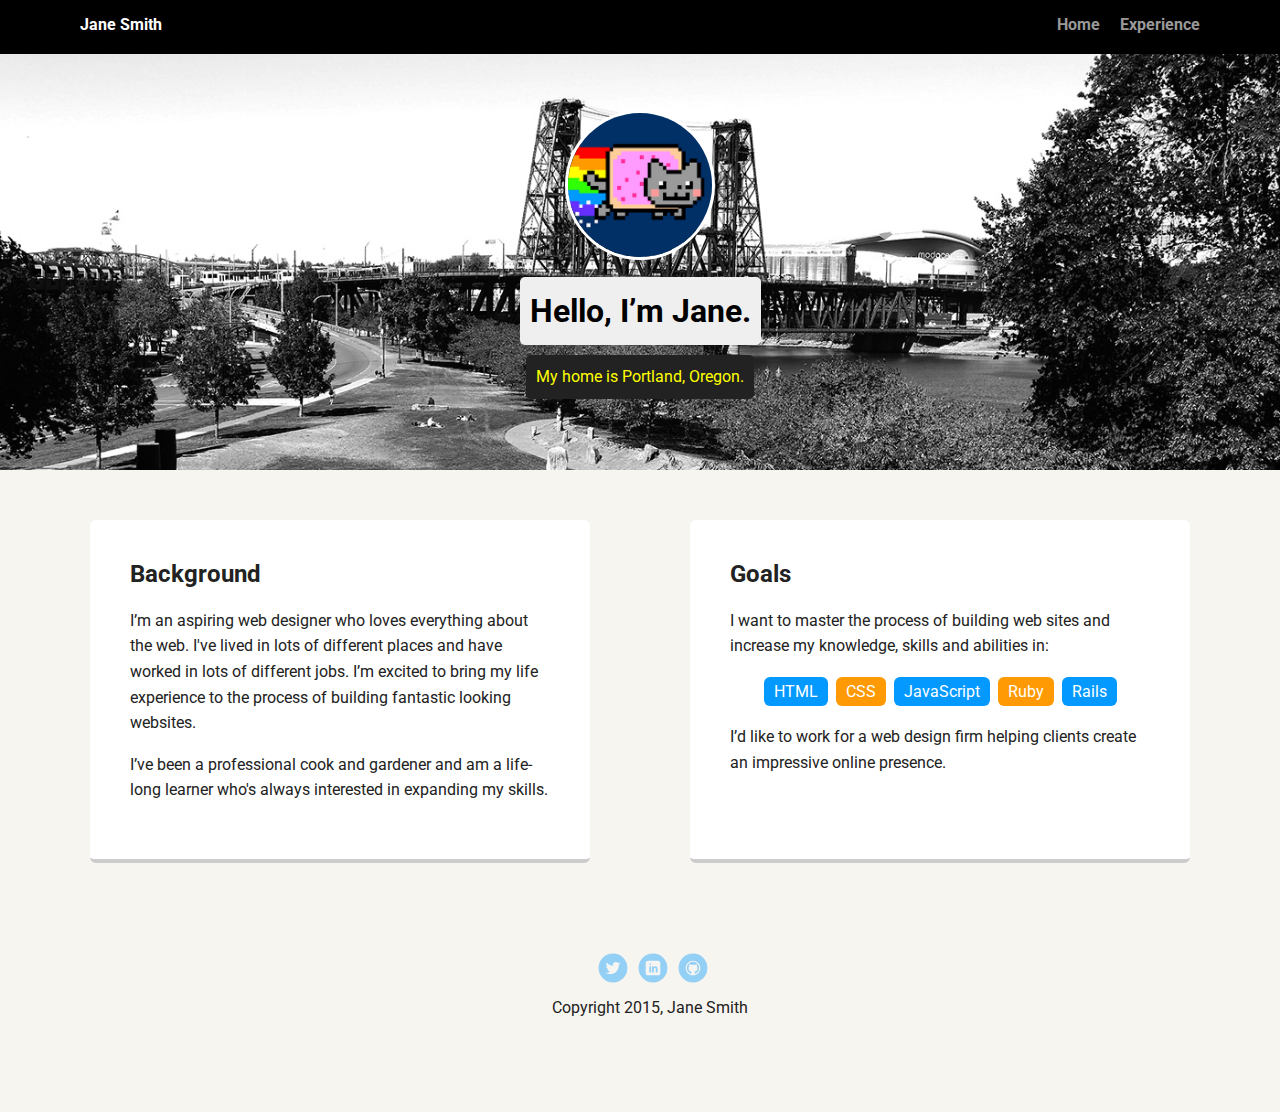
<file: portfolio_update_v1/index.html>
<!doctype html>
<html lang="en">
<head>
  <meta charset="utf-8">
  <title>Jane Smith's Profile</title>
  <meta name="viewport" content="width=device-width, initial-scale=1.0">
  <link rel="stylesheet" href="styles.css">
  <link href="https://fonts.googleapis.com/css?family=Muli%7CRoboto:400,300,500,700,900" rel="stylesheet"></head>
  <body>

    <div class="main-nav">
        <ul class="nav">
          <li class="name">Jane Smith</li>
          <li><a href="#">Home</a></li>
          <li><a href="#">Experience</a></li>
        </ul>
    </div>

    <header>
      <img src="images/me.png" alt="Drawing of Jane Smith" class="profile-image">
      <h1 class="tag name">Hello, I’m Jane.</h1>
      <p class="tag location">My home is Portland, Oregon.</p>
    </header>

    <main class="flex">
      <div class="card">
        <h2>Background</h2>
        <p>I’m an aspiring web designer who loves everything about the web. I've lived in lots of different places and have worked in lots of different jobs. I’m excited to bring my life experience to the process of building fantastic looking websites.</p>
        <p>I’ve been a professional cook and gardener and am a life-long learner who's always interested in expanding my skills.</p>
      </div> 

      <div class="card">
        <h2>Goals</h2>
        <p>I want to master the process of building web sites and increase my knowledge, skills and abilities in:</p>
        <ul class="skills">
          <li>HTML</li>
          <li>CSS</li>
          <li>JavaScript</li>
          <li>Ruby</li>
          <li>Rails</li>
        </ul>
        <p>I’d like to work for a web design firm helping clients create an impressive online presence.</p>
      </div> 

    </main>
    <footer>
      <ul>
        <li><a href="#" class="social twitter">Twitter</a></li>
        <li><a href="#" class="social linkedin">LinkedIn</a></li>
        <li><a href="#" class="social github">Github</a></li>
      </ul>
      <p class="copyright">Copyright 2015, Jane Smith</p>
    </footer>
  </body>
  </html>
</file>
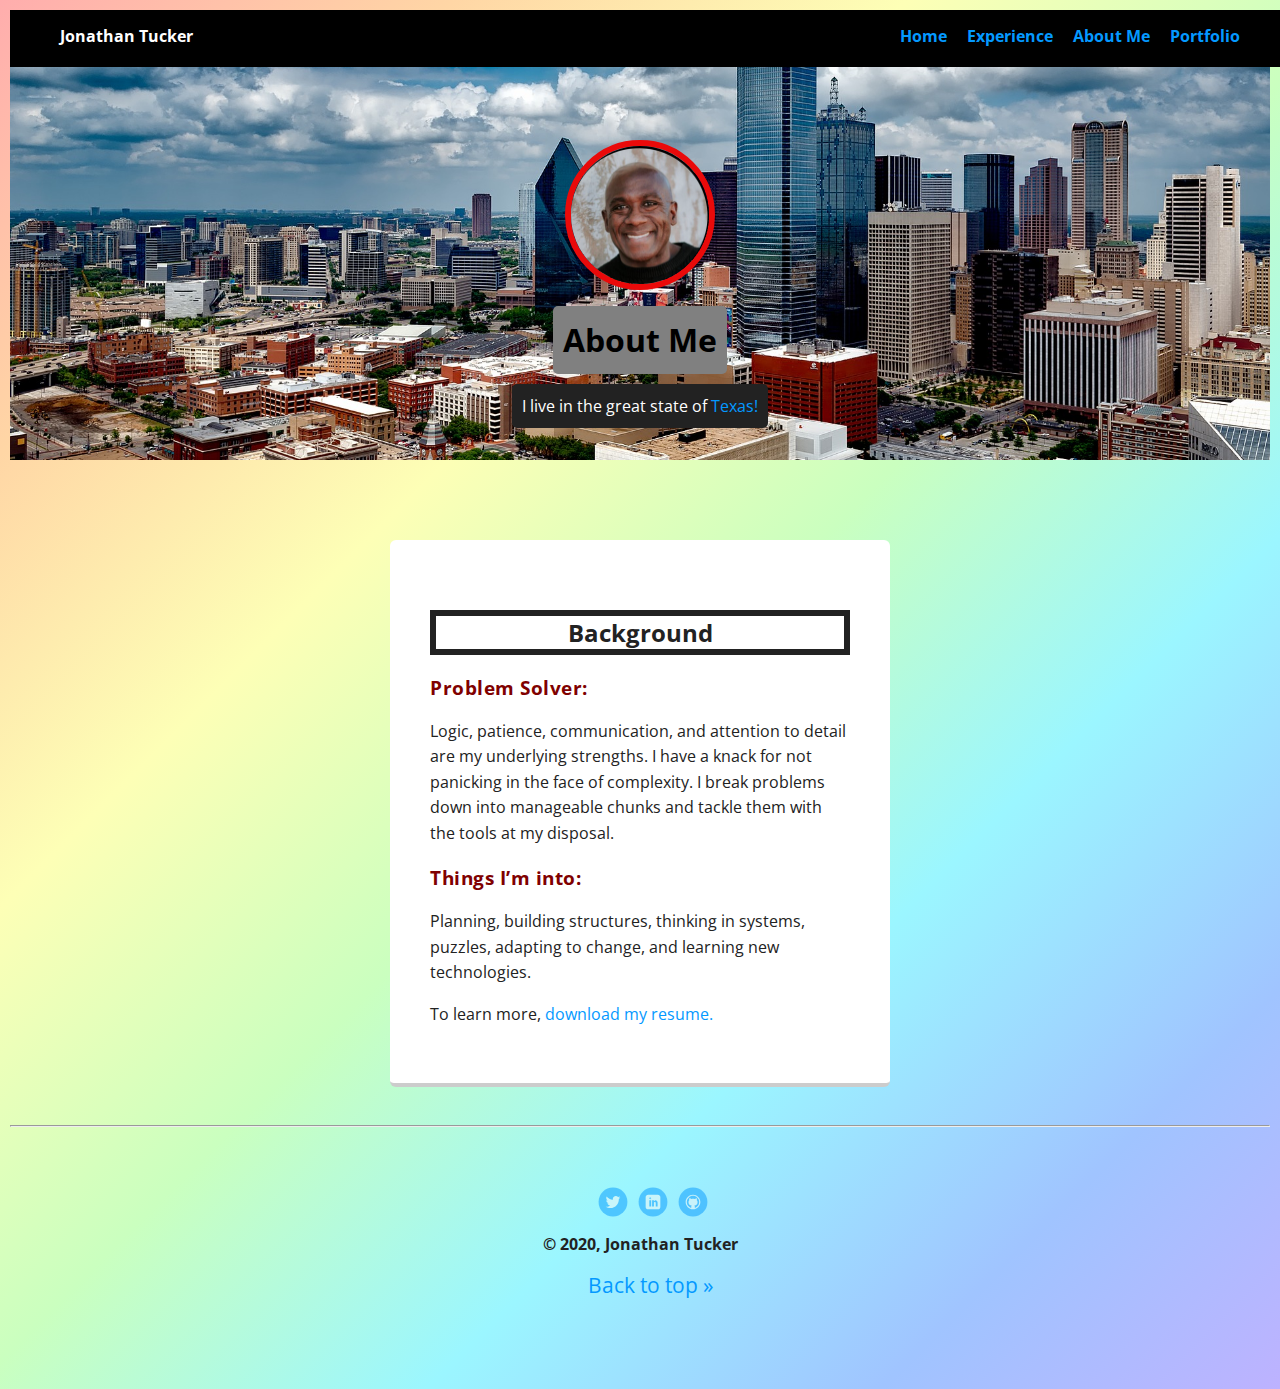
<file: aboutme.html>
<!doctype html>
<html lang="en">
  <head>
  <meta charset="utf-8">
  <title>Jonathan's Background</title>
  <meta name="viewport" content="width=device-width, initial-scale=1.0, maximum-scale=1.0" />
  <link rel="stylesheet" href="styles.css">
  <link rel="preconnect" href="https://fonts.gstatic.com">
  <link href="https://fonts.googleapis.com/css2?family=Open+Sans:ital,wght@0,400;0,700;1,400;1,700&display=swap" rel="stylesheet">
  </head>

<body>
<!--  Introductory Content -->
  <nav class="main-nav">
  <ul class="nav">
    <li class="name">Jonathan Tucker</li>
    <li><a href="index.html">Home</a></li>
    <li><a href="resume.html">Experience</a></li>
    <li><a href="aboutme.html">About Me</a></li>
    <li><a href="portfolio.html">Portfolio</a></li>
  </ul>
  </nav>

  <header id="top">
    <img src="images/new_profile_pic.jpg" alt="Picture of Jonathan Tucker" class="profile-image">
    <h1 class="tag name">About Me</h1>
    <p class="tag location">I live in the great state of <a href="https://www.texasmonthly.com/food/75-things-we-love-about-texas/" target="_blank">Texas!</a></p>
  </header>

  <main class="flex">
  <!--  Background' Content  -->
  <section class="card">
    <h2 class="card-title">Background</h2>
    <h3>Problem Solver:</h3>
    <p>Logic, patience, communication, and attention to detail are my underlying strengths. I have a knack for not panicking in the face of complexity. I break problems down into manageable chunks and tackle them with the tools at my disposal.</p>
    <h3>Things I’m into:</h3>
    <p>Planning, building structures, thinking in systems, puzzles, adapting to change, and learning new technologies.</p>
    <p>To learn more, <a href="images/jontuckresume.pdf" target="_blank"> download my resume.</a></p>
  </sectioon> 
  </main>

  <hr>
  <!-- Footer Content -->
  <footer>
      <ul>
        <li><a href="http://twitter.com/jontucklogic" target="_blank" class="social twitter">Twitter</a></li>
        <li><a href="http://linkedin.com/in/jontucklogic" target="_blank" class="social linkedin">LinkedIn</a></li>
        <li><a href="http://github.com/jontucklogic" target="_blank" class="social github">Github</a></li>
      </ul>
      <p class="copyright"><strong>&copy; 2020, Jonathan Tucker</strong></p>
      <a href="#top">Back to top &raquo;</a>
  </body>
</html>
</file>
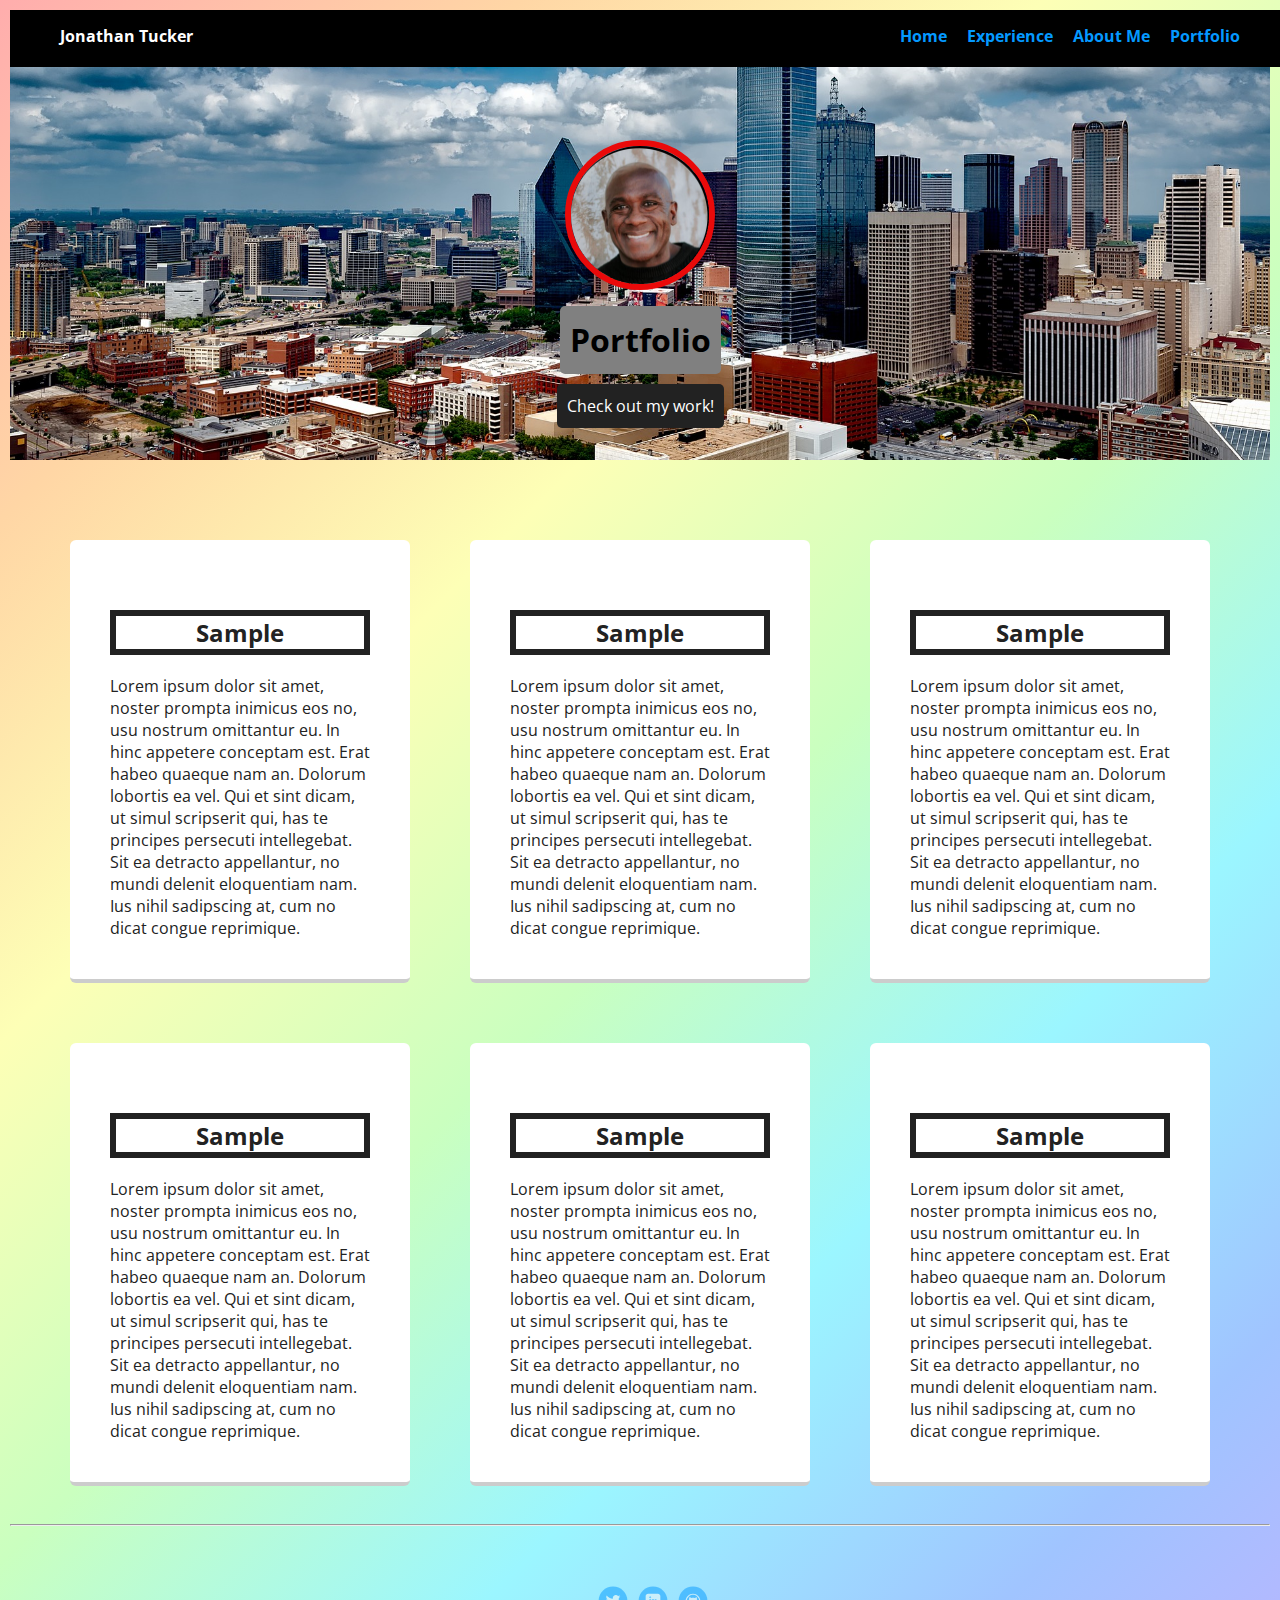
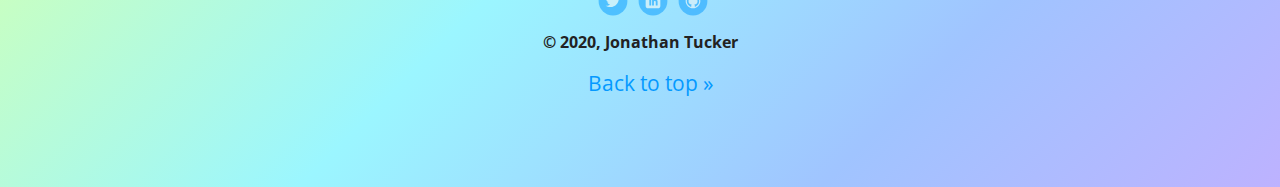
<file: portfolio.html>
<!doctype html>
<html lang="en">
<head>
  <meta charset="utf-8">
  <title>Jonathan Tucker's Profile</title>
  <meta name="viewport" content="width=device-width, initial-scale=1.0, maximum-scale=1.0" />
  <link rel="stylesheet" href="styles.css">
  <link rel="preconnect" href="https://fonts.gstatic.com">
    <link href="https://fonts.googleapis.com/css2?family=Open+Sans:ital,wght@0,400;0,700;1,400;1,700&display=swap" rel="stylesheet">
</head>

<body>

    <!--  Introductory Content -->
    <nav class="main-nav">
        <ul class="nav">
        <li class="name">Jonathan Tucker</li>
        <li><a href="index.html">Home</a></li>
        <li><a href="resume.html">Experience</a></li>
        <li><a href="aboutme.html">About Me</a></li>
        <li><a href="portfolio.html">Portfolio</a></li>
        </ul>
    </nav>

    <header id="top">
        <img src="images/new_profile_pic.jpg" alt="Picture of Jonathan Tucker" class="profile-image">
        <h1 class="tag name">Portfolio</h1>
        <p class="tag location">Check out my work!</p>
    </header>

    <main class="flex">
    <!--  'Background' Content  -->
        <section class="card">
            <h2 class="card-title">Sample</h2>
            Lorem ipsum dolor sit amet, noster prompta inimicus eos no, usu nostrum omittantur eu. In hinc appetere conceptam est. Erat habeo quaeque nam an. Dolorum lobortis ea vel. Qui et sint dicam, ut simul scripserit qui, has te principes persecuti intellegebat. Sit ea detracto appellantur, no mundi delenit eloquentiam nam. Ius nihil sadipscing at, cum no dicat congue reprimique.
        </section> 

        <section class="card">
            <h2 class="card-title">Sample</h2>
            Lorem ipsum dolor sit amet, noster prompta inimicus eos no, usu nostrum omittantur eu. In hinc appetere conceptam est. Erat habeo quaeque nam an. Dolorum lobortis ea vel. Qui et sint dicam, ut simul scripserit qui, has te principes persecuti intellegebat. Sit ea detracto appellantur, no mundi delenit eloquentiam nam. Ius nihil sadipscing at, cum no dicat congue reprimique.
        </section> 

        <section class="card">
            <h2 class="card-title">Sample</h2>
            Lorem ipsum dolor sit amet, noster prompta inimicus eos no, usu nostrum omittantur eu. In hinc appetere conceptam est. Erat habeo quaeque nam an. Dolorum lobortis ea vel. Qui et sint dicam, ut simul scripserit qui, has te principes persecuti intellegebat. Sit ea detracto appellantur, no mundi delenit eloquentiam nam. Ius nihil sadipscing at, cum no dicat congue reprimique.
        </section> 
    </main>

    <secondary class="flex">
    <!--  'Background' Content  -->
        <section class="card">
            <h2 class="card-title">Sample</h2>
            Lorem ipsum dolor sit amet, noster prompta inimicus eos no, usu nostrum omittantur eu. In hinc appetere conceptam est. Erat habeo quaeque nam an. Dolorum lobortis ea vel. Qui et sint dicam, ut simul scripserit qui, has te principes persecuti intellegebat. Sit ea detracto appellantur, no mundi delenit eloquentiam nam. Ius nihil sadipscing at, cum no dicat congue reprimique.
        </section> 

        <section class="card">
            <h2 class="card-title">Sample</h2>
            Lorem ipsum dolor sit amet, noster prompta inimicus eos no, usu nostrum omittantur eu. In hinc appetere conceptam est. Erat habeo quaeque nam an. Dolorum lobortis ea vel. Qui et sint dicam, ut simul scripserit qui, has te principes persecuti intellegebat. Sit ea detracto appellantur, no mundi delenit eloquentiam nam. Ius nihil sadipscing at, cum no dicat congue reprimique.
        </section> 

        <section class="card">
            <h2 class="card-title">Sample</h2>
            Lorem ipsum dolor sit amet, noster prompta inimicus eos no, usu nostrum omittantur eu. In hinc appetere conceptam est. Erat habeo quaeque nam an. Dolorum lobortis ea vel. Qui et sint dicam, ut simul scripserit qui, has te principes persecuti intellegebat. Sit ea detracto appellantur, no mundi delenit eloquentiam nam. Ius nihil sadipscing at, cum no dicat congue reprimique.
        </section> 
    </secondary>


    <hr>
    <!-- Footer Content -->
    <footer>
        <ul>
            <li><a href="http://twitter.com/jontucklogic" target="_blank" class="social twitter">Twitter</a></li>
            <li><a href="http://linkedin.com/in/jontucklogic" target="_blank" class="social linkedin">LinkedIn</a></li>
            <li><a href="http://github.com/jontucklogic" target="_blank" class="social github">Github</a></li>
        </ul>
        <p class="copyright"><strong>&copy; 2020, Jonathan Tucker</strong></p>
        <a href="#top">Back to top &raquo;</a>
    </footer>
    
    </body>
    </html>
</file>
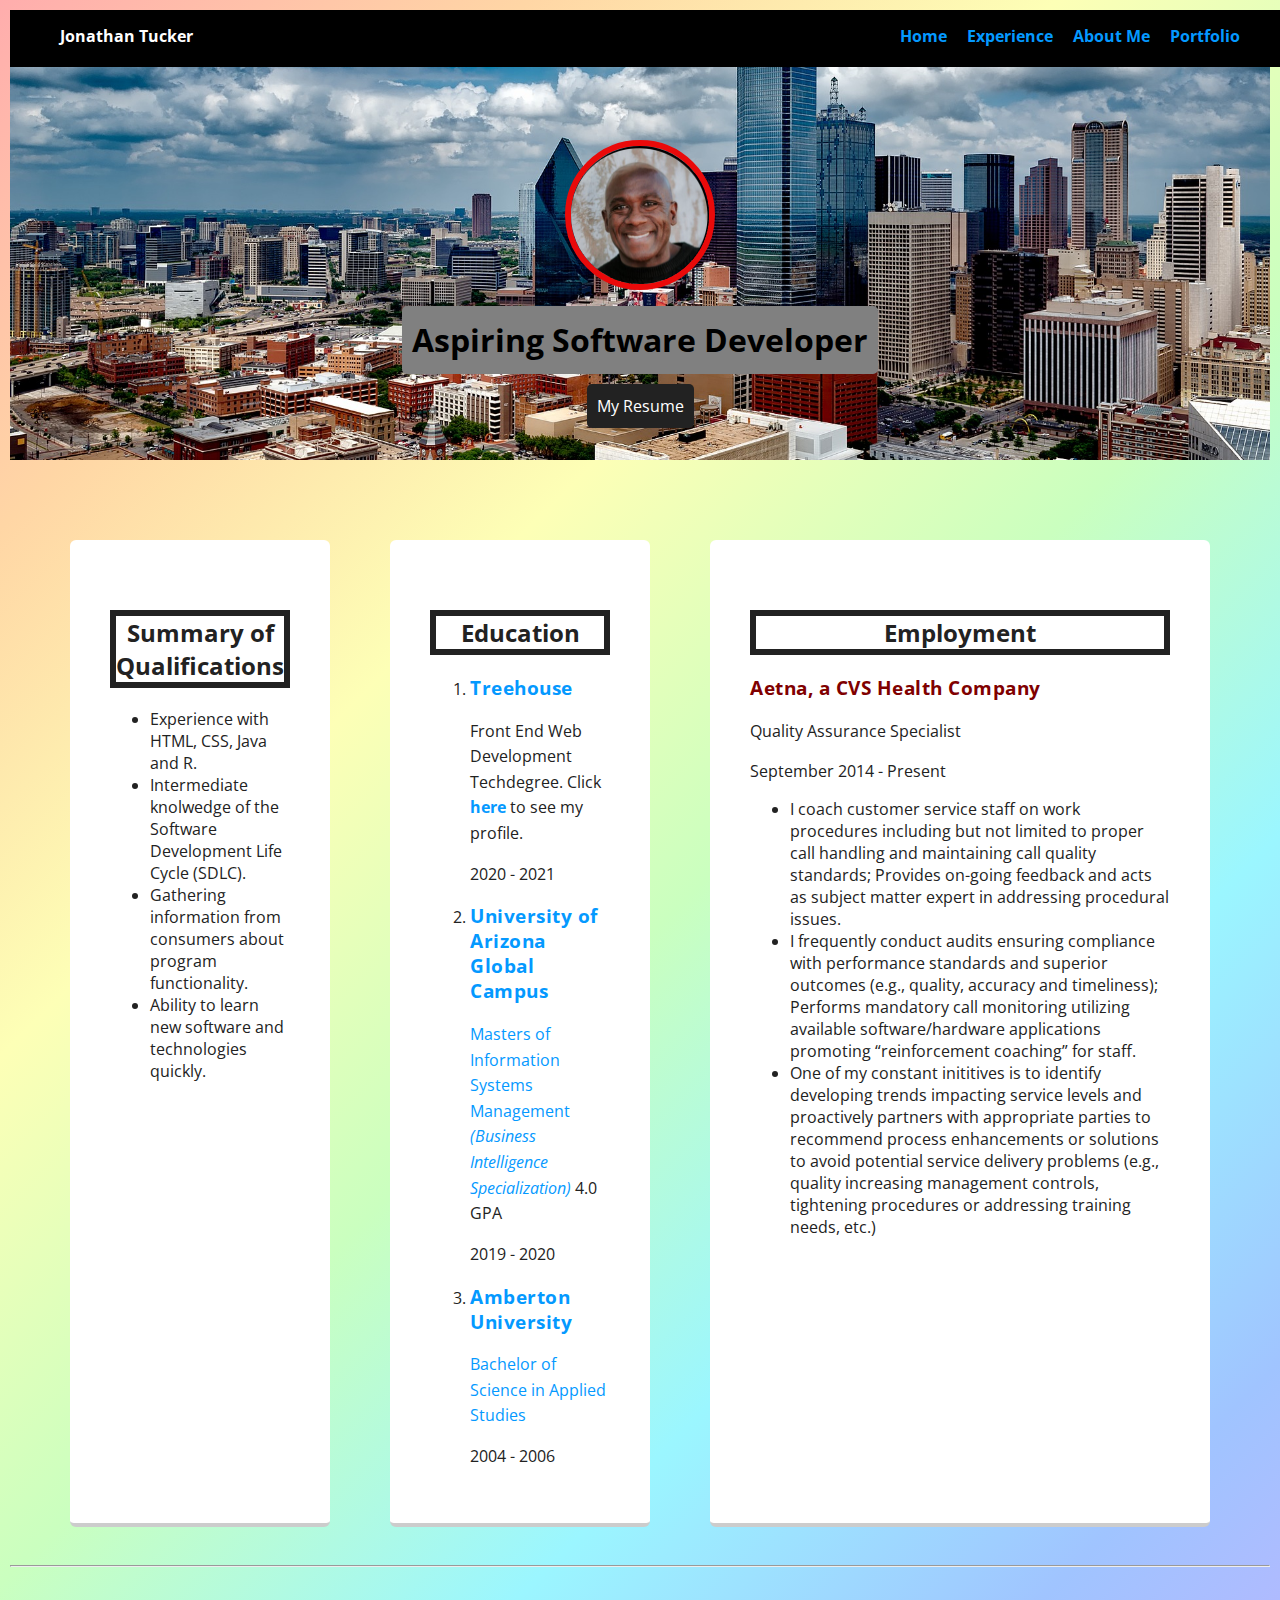
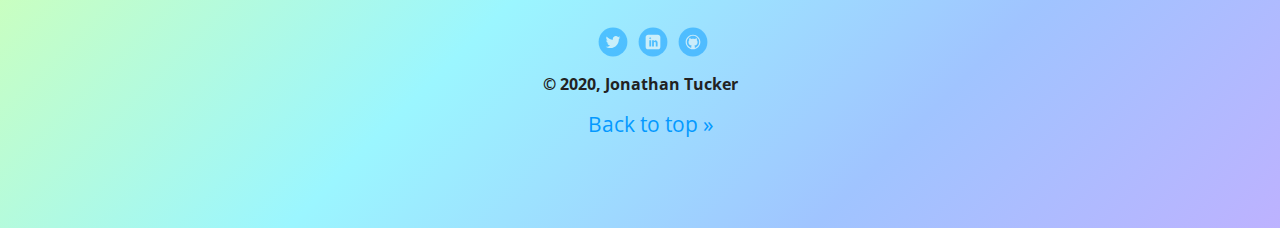
<file: resume.html>
<!doctype html>
<html lang="en">
<head>
  <meta charset="utf-8">
  <title>Jonathan Tucker's Profile</title>
  <meta name="viewport" content="width=device-width, initial-scale=1.0, maximum-scale=1.0" />
  <link rel="stylesheet" href="styles.css">
  <link rel="preconnect" href="https://fonts.gstatic.com">
  <link href="https://fonts.googleapis.com/css2?family=Open+Sans:ital,wght@0,400;0,700;1,400;1,700&display=swap" rel="stylesheet">
</head>

<body>
  <!-- Introductory Content -->
  <nav class="main-nav">
    <ul class="nav">
      <li class="name">Jonathan Tucker</li>
      <li><a href="index.html">Home</a></li>
      <li><a href="resume.html">Experience</a></li>
      <li><a href="aboutme.html">About Me</a></li>
      <li><a href="portfolio.html">Portfolio</a></li>
    </ul>
  </nav>

  <header id="top">
    <img src="images/new_profile_pic.jpg" alt="Picture of Jonathan Tucker" class="profile-image">
    <h1 class="tag name">Aspiring Software Developer</h1>
    <p class="tag location">My Resume</p>
  </header>

  <main class="flex">
  <!-- Background' Content  -->
  <section class="card">
  <h2 class="card-title">Summary of Qualifications</h2>
    <ul>
      <li>Experience with HTML, CSS, Java and R.</li>
      <li>Intermediate knolwedge of the Software Development Life Cycle (SDLC).</li>
      <li>Gathering information from consumers about program functionality.</li>
      <li>Ability to learn new software and technologies quickly.</li>
    </ul>
  </section>

  <!-- Education Content -->
  <section class="card">   
  <h2 class="section-title">Education</h2>
    <ol>
      <li>
        <h3><a href="http://referrals.trhou.se/jontucklogic" target="_blank">Treehouse</a></h3> 
        <p>Front End Web Development Techdegree. Click <a href="https://teamtreehouse.com/jontucklogic" target="_blank"><strong>here</strong></a> to see my profile. </p>
        <span>2020 - 2021</span>
      </li>

      <li>
        <h3><a href="https://www.uagc.edu/" target="_blank">University of Arizona Global Campus</a></h3>
        <p><a href="https://www.uagc.edu/online-degrees/information-technology/master-of-information-systems-management" target="_blank">Masters of Information Systems Management</a> <i>
          <a href="https://www.uagc.edu/degrees/specializations/business-intelligence" target="_blank">(Business Intelligence Specialization)</a></i> 4.0 GPA</p>
        <span>2019 - 2020</span>
      </li>

      <li>
        <h3><a href="https://www.amberton.edu/" target="_blank">Amberton University</a></h3>
        <p><a href="https://www.amberton.edu/programs-and-courses/bachelors-degree-programs/applied-studies/index.html">Bachelor of Science in Applied Studies</a></p>
        <span>2004 - 2006</span>
      </li>
    </ol>
  </section>

  <section class="card"> 
  <h2 class="section-title">Employment</h2>
    <h3>Aetna, a CVS Health Company</h3>
    <p>Quality Assurance Specialist</p>
    <span>September 2014 - Present</span>
      <ul>
        <li>I coach  customer service staff on work procedures including but not limited to proper call handling and maintaining call quality standards; Provides on-going feedback and acts as subject matter expert in addressing procedural issues.</li>
        <li>I frequently conduct audits ensuring compliance with performance standards and superior outcomes (e.g., quality, accuracy and timeliness); Performs mandatory call monitoring utilizing available software/hardware applications promoting “reinforcement coaching” for staff.</li>
        <li>One of my constant inititives is to identify developing trends impacting service levels and proactively partners with appropriate parties to recommend process enhancements or solutions to avoid potential service delivery problems (e.g., quality increasing management controls, tightening procedures or addressing training needs, etc.)</li>
      </ul>
  </section>
  </main> 

  <hr>

  <!-- Footer Content -->
  <footer>
  <ul>
    <li><a href="http://twitter.com/jontucklogic" target="_blank" class="social twitter">Twitter</a></li>
    <li><a href="http://linkedin.com/in/jontucklogic" target="_blank" class="social linkedin">LinkedIn</a></li>
    <li><a href="http://github.com/jontucklogic" target="_blank" class="social github">Github</a></li>
  </ul>
  <p class="copyright"><strong>&copy; 2020, Jonathan Tucker</strong></p>
  <a href="#top">Back to top &raquo;</a>
  </footer>
  
  </body>
</html>
</file>
<file: portfolio_update_v1/styles.css>
/* Global Layout Set-up */
* { 
  box-sizing: border-box;
}
  
body {
  margin: 0;
  padding: 0;
  text-align: center;
  font-family: 'Roboto', sans-serif;
  color: #222;
  background: #f7f5f0;
}
/* Link Styles */

a {
  text-decoration: none;
  color: #999;
}
a:hover {
  color: #6633ff;
}

/* Section Styles */

.main-nav {
  width: 100%;
  background: black;
  min-height: 30px;
  padding: 10px;
  position: fixed;
  text-align: center;
}
.nav {
  display: flex;
  justify-content: space-around;
  font-weight: 700;
  list-style-type: none;
  margin: 0 auto;
  padding: 0;
}

.nav .name {
    display: block;
    margin-right: auto;
    color: white;
}
.nav li {
  padding: 5px 10px 10px 10px;
}
.nav a {
  transition: all .5s;
}
.nav a:hover {
  color: white
}

header {
  text-align: center;
  background: url('images/portland.jpg') no-repeat top center ;
  background-size: cover;
  overflow: hidden;
  padding-top: 60px;
}
header {
  line-height: 1.5;
}
header .profile-image {
  margin-top: 50px;
  width: 150px;
  height: 150px;
  border-radius: 50%;
  border: 3px solid white;
  transition: all .5s;
}
header .profile-image:hover {
  transform: scale(1.2) rotate(5deg);
}
.tag {
  background-color: #efefef;
  color: black;
  padding: 10px;
  border-radius: 5px;
  display: table;
  margin: 10px auto;
} 
.location {
  background-color: #222;
  color: yellow;
}
.card {
  margin: 30px;
  padding: 20px 40px 40px;
  max-width: 500px;
  text-align: left;
  background: #fff;
  border-bottom: 4px solid #ccc;
  border-radius: 6px;
  transition: all .5s;
}
.card:hover {
  border-color: #ff99ff;
}

ul.skills {
  padding: 0;
  text-align: center;
}

.skills li {
  border-radius: 6px;
  display: inline-block;
  background: #ff9904;
  color: white;
  padding: 5px 10px;
  margin: 2px;
}

.skills li:nth-child(odd) {
  background: #0399ff;
}

footer {
  width: 100%;
  min-height: 30px;
  padding: 20px 0 40px 20px;
}

footer .copyright {
  top: -8px;
  font-size: .75em;
}

footer ul {
  list-style-type: none;
  margin: 0;
  padding: 0;
}

footer ul li {
  display: inline-block;
}

a.social {
  display: inline-block;
  text-indent: -9999px;
  margin-left: 5px;
  width: 30px;
  height: 30px;
  background-size: 30px 30px;
  opacity: .4;
  transition: all .5s;
}
a.twitter {
  background-image: url(images/twitter.svg);
}
a.linkedin {
  background-image: url(images/linkedin.svg);
}
a.github {
  background-image: url(images/github.svg);
}
a.social:hover {
  opacity: 1;
}
.clearfix {
  clear: both;
}

/* Styles for larger screens */
@media screen and (min-width: 720px) {
  
  .flex {
      display: -ms-flexbox;      /* TWEENER - IE 10 */
      display: flex; 
      max-width: 1200px;
      -ms-flex-pack: distribute;
      justify-content: space-around;
      margin: 0 auto;
  }

  header {
    min-height: 470px;
  }

  .nav {
    max-width: 1200px;
    padding: 0 30px;
  }


  main {
    padding-top: 20px;
  }

  main p {
    line-height: 1.6em;
  }

  footer {
    font-size: 1.3em;
    max-width: 1200px;
    margin: 40px auto;
  }

}
</file>
<file: styles.css>
/* Global Layout Set-up */
* { 
  box-sizing: border-box;
}
 body {
  margin: 5px;
  padding: 5px;
  text-align: center;
  font-family: 'Open Sans', sans-serif;
  color: #222;
  background: linear-gradient(135deg, #ffadad 0%, #ffd6a5 17%, #fdffb6 34%, #caffbf 51%, #9bf6ff 68%, #a0c4ff 85%, #bdb2ff 100%);
}

/* Link Styles */
a {
  text-decoration: none;
  color: #0499ff;
}
a:hover {
  color: #6633ff;
}

/* Section Styles */

.main-nav {
  width: 100%;
  background: black;
  min-height: 30px;
  padding: 10px;
  position: fixed;
  text-align: center;
}
.secondary-nav {
  width: 100%;
  background: black;
  min-height: 30px;
  padding: 10px;
  position: fixed;
  text-align: center;
}
.nav {
  display: flex;
  justify-content: space-around;
  font-weight: 700;
  list-style-type: none;
  margin: 0 auto;
  padding: 0;
}
.nav .name {
  display: none;
}
.nav li {
  padding: 5px 10px 10px 10px;
}
.nav a {
  transition: all .5s;
}
.nav a:hover {
  color: white
}

header {
  text-align: center;
  background: url('images/new_background.jpg') no-repeat center center ;
  background-size: cover;
  overflow: hidden;
  padding-top: 80px;
}
header {
  line-height: 1.5;
}
header .profile-image {
  margin-top: 50px;
  width: 150px;
  height: 150px;
  border-radius: 100%;
  border: 6px solid rgb(233, 10, 10);
  transition: all .5s;
}
header .profile-image:hover {
  transform: scale(3.0) rotate(720deg);
}
.tag {
  background-color: gray;
  color: black;
  padding: 10px;
  border-radius: 5px;
  display: table;
  margin: 10px auto;
} 
.location {
  background-color: #222;
  color: white;
}
.card {
  margin: 30px;
  padding: 20px 40px 40px;
  max-width: 500px;
  text-align: left;
  background: #fff;
  border-bottom: 4px solid #ccc;
  border-radius: 6px;
}
.card:hover {
  border-color: #f00c0c;
}

ul.skills {
  padding: 0;
  text-align: center;
}

.skills li {
  border-radius: 6px;
  display: inline-block;
  background: #ff9904;
  color: white;
  padding: 5px 10px;
  margin: 2px;
}

.skills li:nth-child(odd) {
  background: #0399ff;
}

h1 {
  background-color: #e2e2e2; 
  padding: 5px;
  margin: 5px;
}

footer {
  width: 100%;
  min-height: 30px;
  padding: 20px 0 40px 20px;
}

footer .copyright {
  top: -8px;
  margin-right: 20px;
  font-size: .75em;
}

footer ul {
  list-style-type: none;
  margin: 0;
  padding: 0;
}

footer ul li {
  display: inline-block;
}

/* Pseudo-classes ------------------ */
a.social {
  display: inline-block;
  text-indent: -9999px;
  margin-left: 5px;
  width: 30px;
  height: 30px;
  background-size: 30px 30px;
  opacity: .5;
  transition: all .25s;
}
a.twitter {
  background-image: url(images/twitter.svg);
}
a.linkedin {
  background-image: url(images/linkedin.svg);
}
a.github {
  background-image: url(images/github.svg);
}
a.social:hover {
  opacity: 1;
}
.clearfix {
  clear: both;
}

/* Styles for larger screens */
@media screen and (min-width: 720px) {
  
  .flex {
      display: flex;
      max-width: 1200px;
      justify-content: space-around;
      margin: 0 auto;
  }

  header {
    min-height: 450px;
  }

  .nav {
    max-width: 1200px;
  }

  .nav .name {
    display: block;
    margin-right: auto;
    color: white;
  }

  main {
    padding-top: 50px;
  }

  main p {
    line-height: 1.6em;
  }

  footer {
    font-size: 1.3em;
    max-width: 1200px;
    margin: 40px auto;
  }

}

h3 {
    color: maroon;
    letter-spacing: .5px;
  
}

img {
  max-width: 100%;
}

.card-title,
.section-title {
  text-align:center;
  border: 0.4rem solid;
  margin-top: 50px;
}

/*  Media Queries ------------------- */
@media (max-width: 960px) {
  body {
    background: royalblue;
  }
}

@media (max-width: 480px) {
  body {
    background: darkred; 
  }
}

@media (min-width: 481px) and (max-width: 700px) {
  body {
    background: seagreen;
  }
   p {
    color: white;
  }
}
</file>
